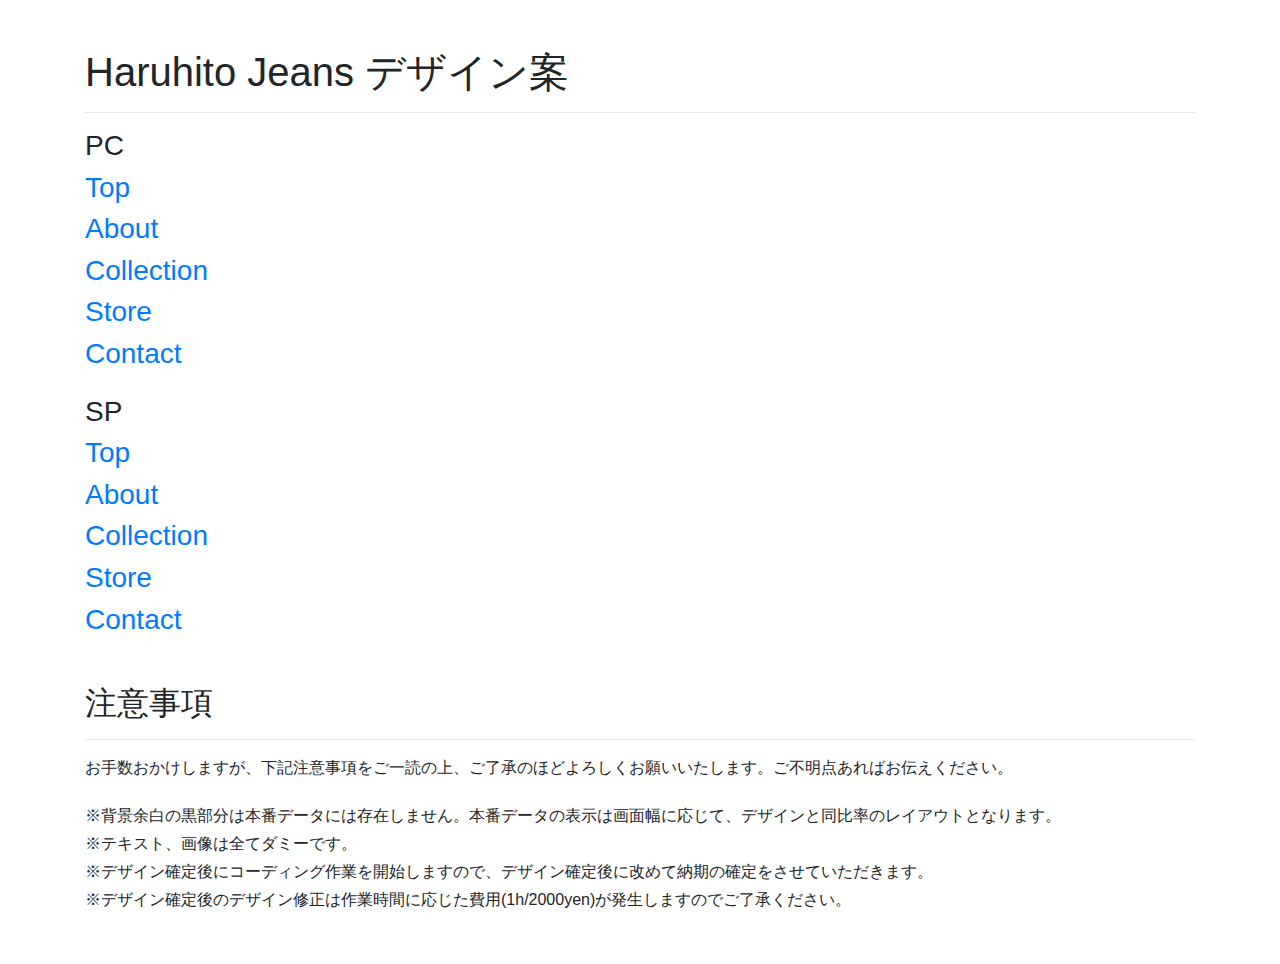
<file: index.html>
<!DOCTYPE html>
<html lang="ja">
<head>
  <meta charset="UTF-8">
  <meta name="viewport" content="width=device-width, initial-scale=1.0">
  <meta http-equiv="X-UA-Compatible" content="ie=edge">
  <title>Haruhito Jeans - Design</title>
  <link rel="stylesheet" href="https://stackpath.bootstrapcdn.com/bootstrap/4.2.1/css/bootstrap.min.css">
  <style>
    ul,li {
      margin: 0;
      padding: 0;
      list-style: none;
    }
  </style>
</head>
<body>
  <div class="container">
    <div class="row">
      <div class="col-12 mb-5">
        <h1 class="mt-5">Haruhito Jeans デザイン案</h1>
        <hr>
        <h3>PC</h3>
        <ul>
          <li class="h3"><a href="top.html" target="_blank">Top</a></li>
          <li class="h3"><a href="about.html" target="_blank">About</a></li>
          <li class="h3"><a href="collection.html" target="_blank">Collection</a></li>
          <li class="h3"><a href="store.html" target="_blank">Store</a></li>
          <li class="h3"><a href="contact.html" target="_blank">Contact</a></li>
        </ul>
        <h3 class="mt-4">SP</h3>
        <ul>
          <li class="h3"><a href="sp/top.html" target="_blank">Top</a></li>
          <li class="h3"><a href="sp/about.html" target="_blank">About</a></li>
          <li class="h3"><a href="sp/collection.html" target="_blank">Collection</a></li>
          <li class="h3"><a href="sp/store.html" target="_blank">Store</a></li>
          <li class="h3"><a href="sp/contact.html" target="_blank">Contact</a></li>
        </ul>
        <h2 class="mt-5 h2">注意事項</h2>
        <hr>
        <p>お手数おかけしますが、下記注意事項をご一読の上、ご了承のほどよろしくお願いいたします。ご不明点あればお伝えください。</p>
        <p class="mt-4 mb-1">※背景余白の黒部分は本番データには存在しません。本番データの表示は画面幅に応じて、デザインと同比率のレイアウトとなります。</p>
        <p class="mb-1">※テキスト、画像は全てダミーです。</p>
        <p class="mb-1">※デザイン確定後にコーディング作業を開始しますので、デザイン確定後に改めて納期の確定をさせていただきます。</p>
        <p class="mb-1">※デザイン確定後のデザイン修正は作業時間に応じた費用(1h/2000yen)が発生しますのでご了承ください。</p>
      </div>
    </div>
  </div>
</body>
</html>
</file>
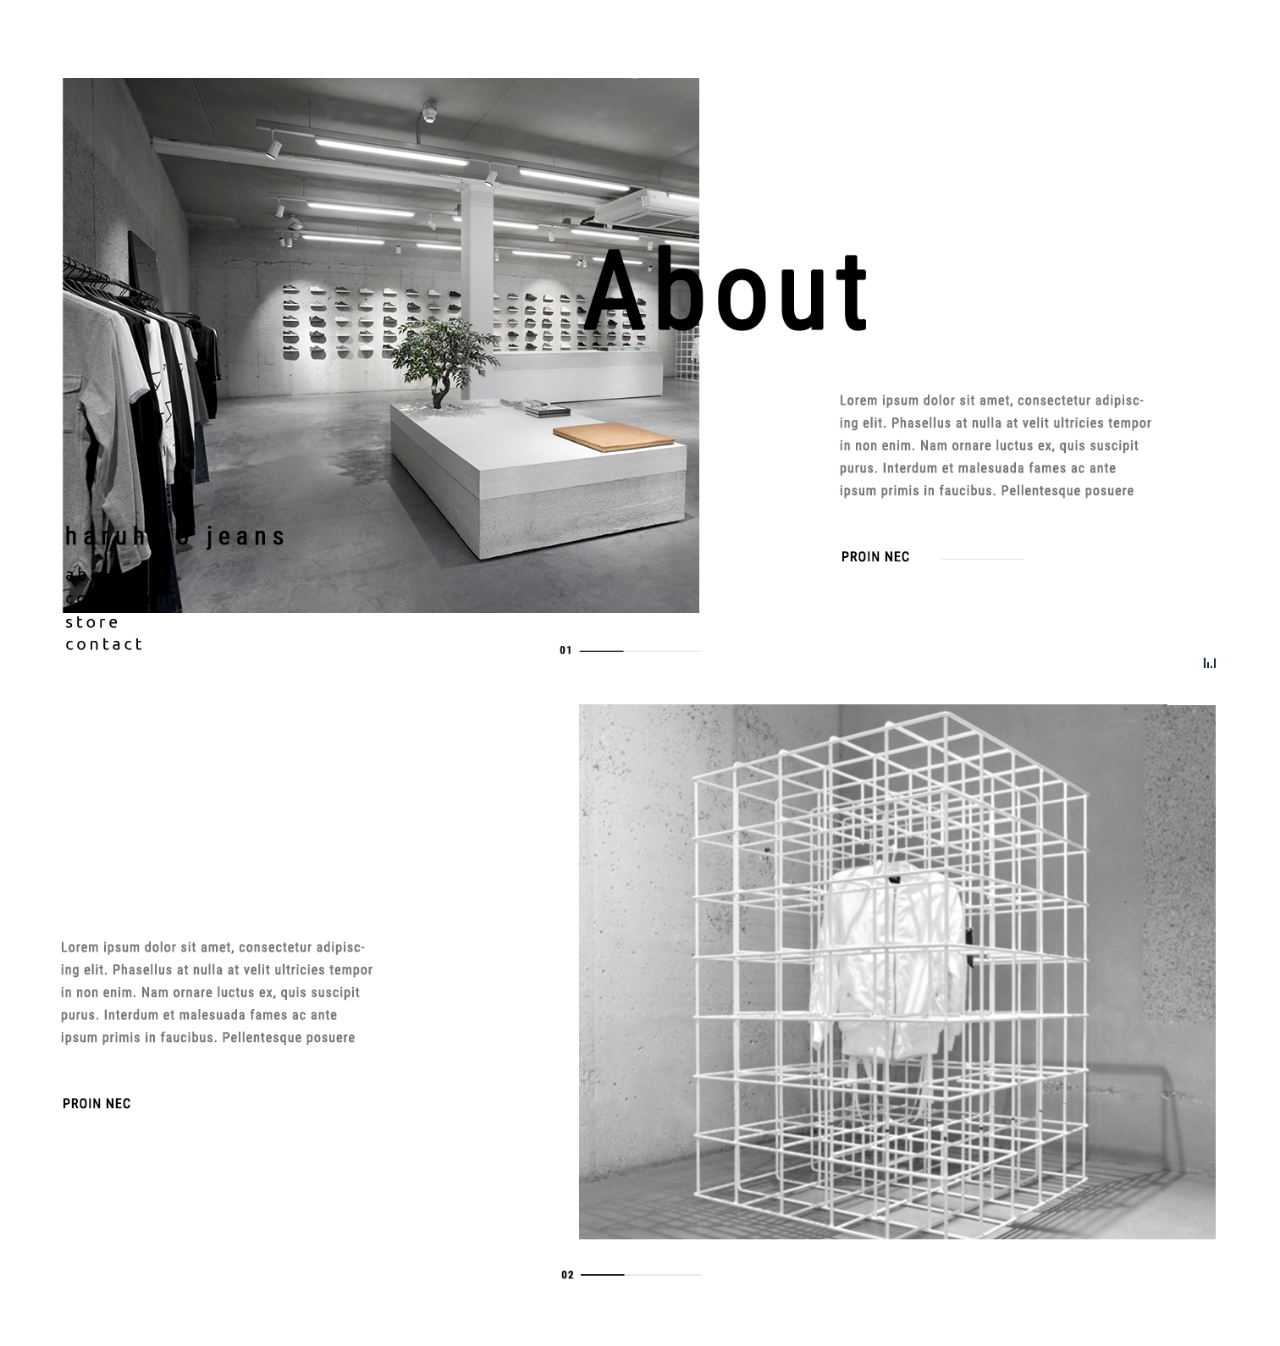
<file: about.html>
<!DOCTYPE html>
<html lang="en">
<head>
  <meta charset="UTF-8">
  <meta name="viewport" content="width=device-width, initial-scale=1.0">
  <meta http-equiv="X-UA-Compatible" content="ie=edge">
  <title>Haruhito Jeans - Design</title>
  <link rel="stylesheet" href="https://stackpath.bootstrapcdn.com/bootstrap/4.2.1/css/bootstrap.min.css">
  <link rel="stylesheet" href="css/style.css">
</head>
<body>
  <div class="img">
    <img src="img/about.png" alt="">
  </div>
</body>
</html>
</file>
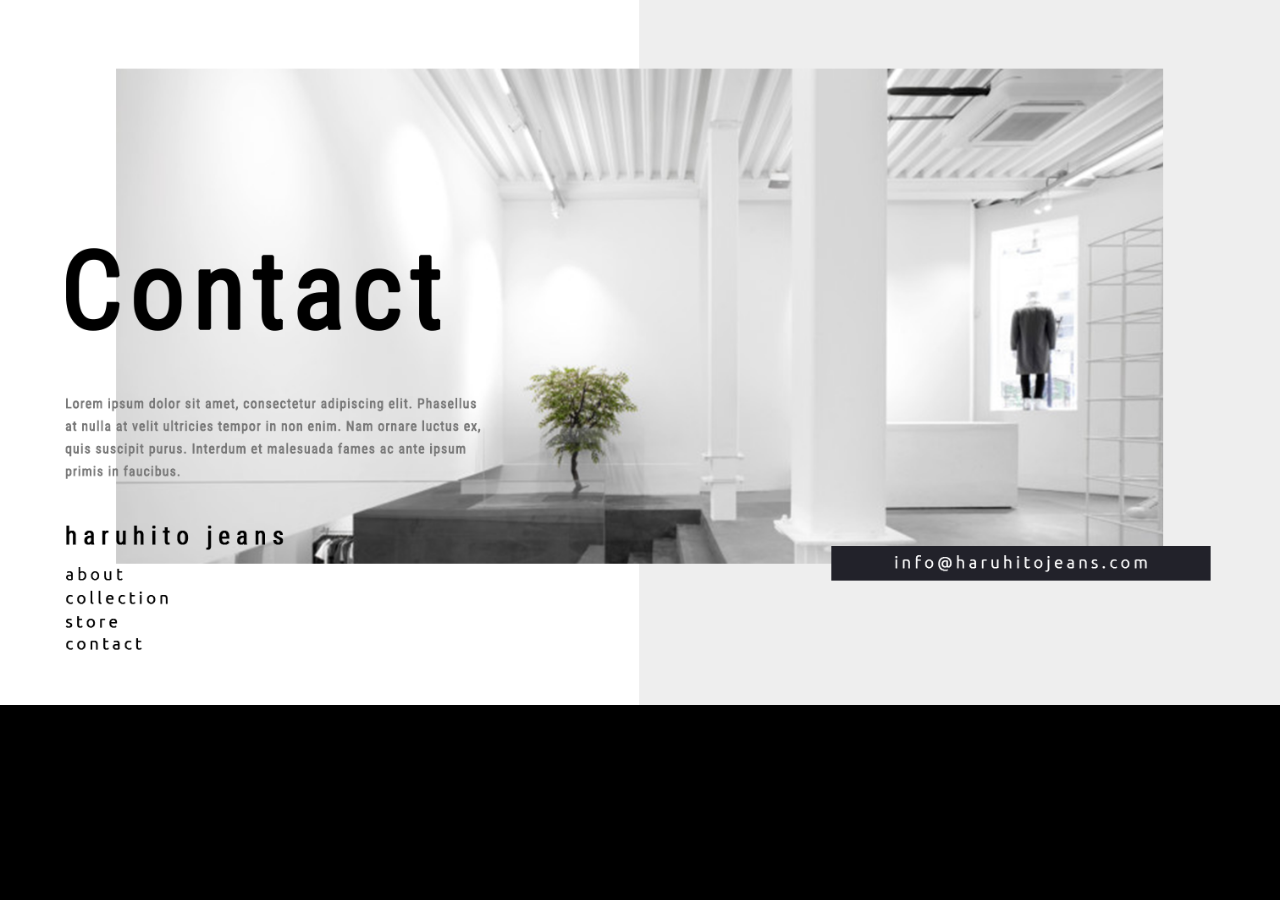
<file: contact.html>
<!DOCTYPE html>
<html lang="en">
<head>
  <meta charset="UTF-8">
  <meta name="viewport" content="width=device-width, initial-scale=1.0">
  <meta http-equiv="X-UA-Compatible" content="ie=edge">
  <title>Haruhito Jeans - Design</title>
  <link rel="stylesheet" href="https://stackpath.bootstrapcdn.com/bootstrap/4.2.1/css/bootstrap.min.css">
  <link rel="stylesheet" href="css/style.css">
</head>
<body>
  <div class="img">
    <img src="img/contact.png" alt="">
  </div>
</body>
</html>
</file>
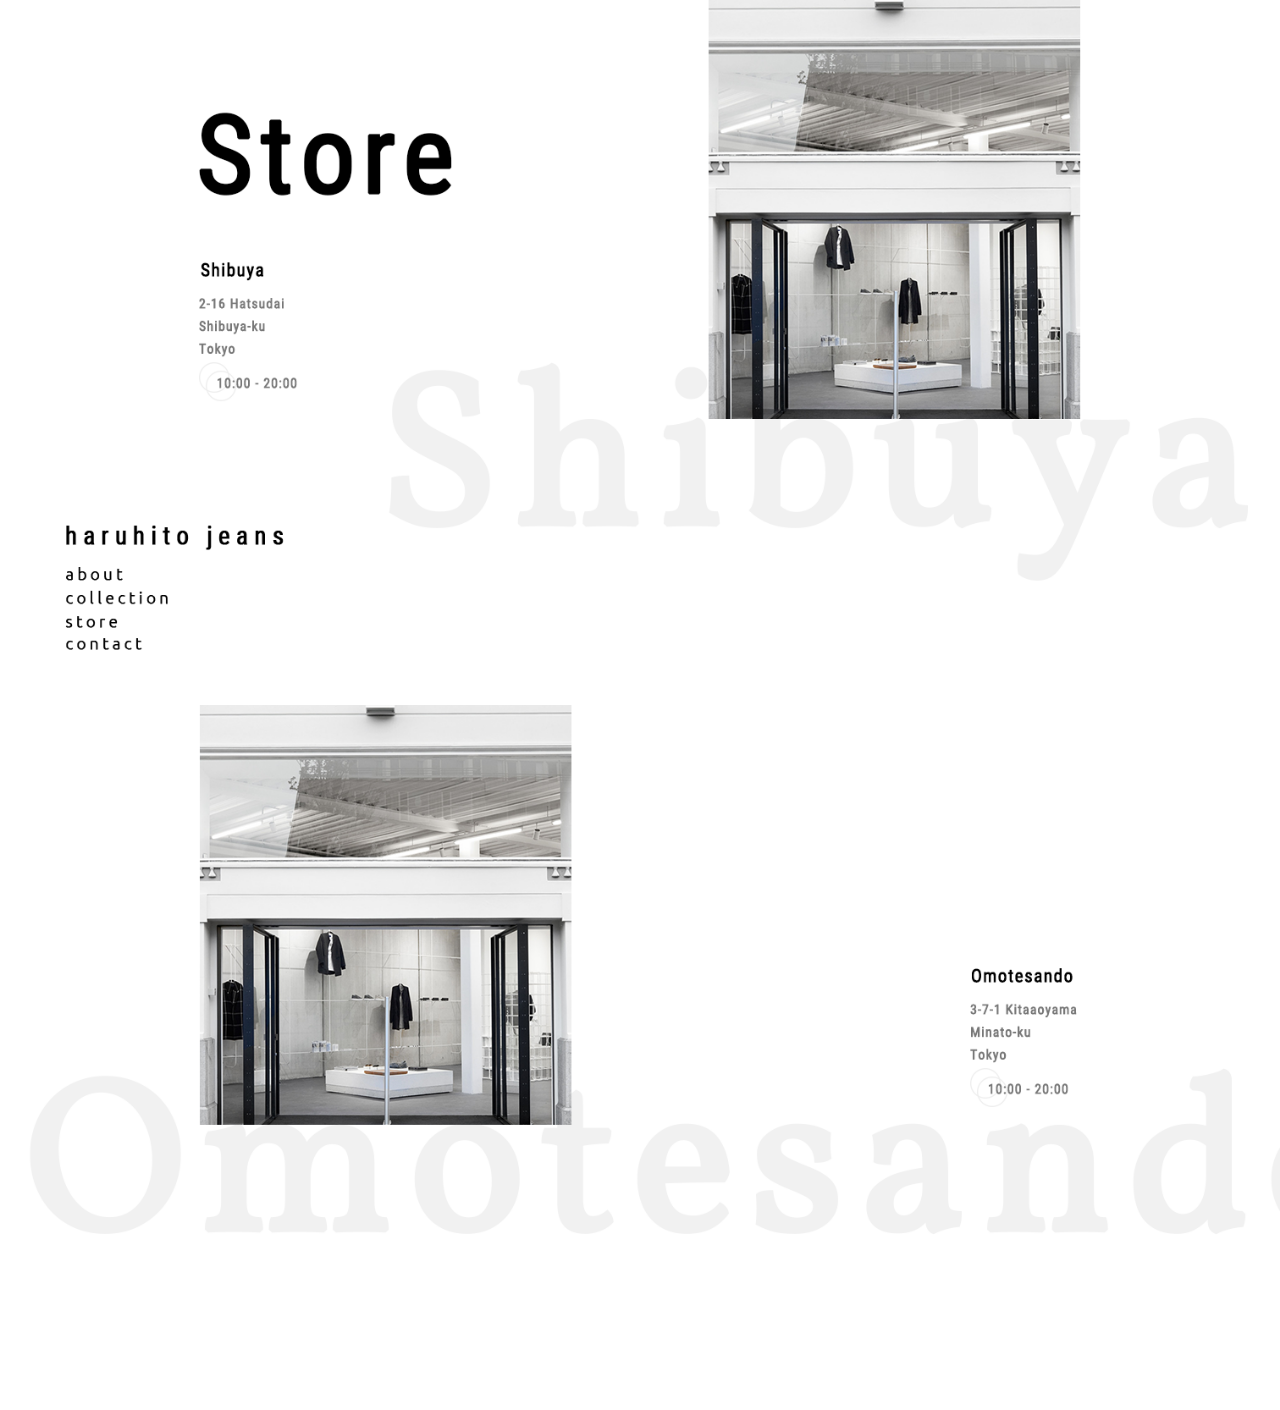
<file: store.html>
<!DOCTYPE html>
<html lang="en">
<head>
  <meta charset="UTF-8">
  <meta name="viewport" content="width=device-width, initial-scale=1.0">
  <meta http-equiv="X-UA-Compatible" content="ie=edge">
  <title>Haruhito Jeans - Design</title>
  <link rel="stylesheet" href="https://stackpath.bootstrapcdn.com/bootstrap/4.2.1/css/bootstrap.min.css">
  <link rel="stylesheet" href="css/style.css">
</head>
<body>
  <div class="img">
    <img src="img/store.png" alt="">
  </div>
</body>
</html>
</file>
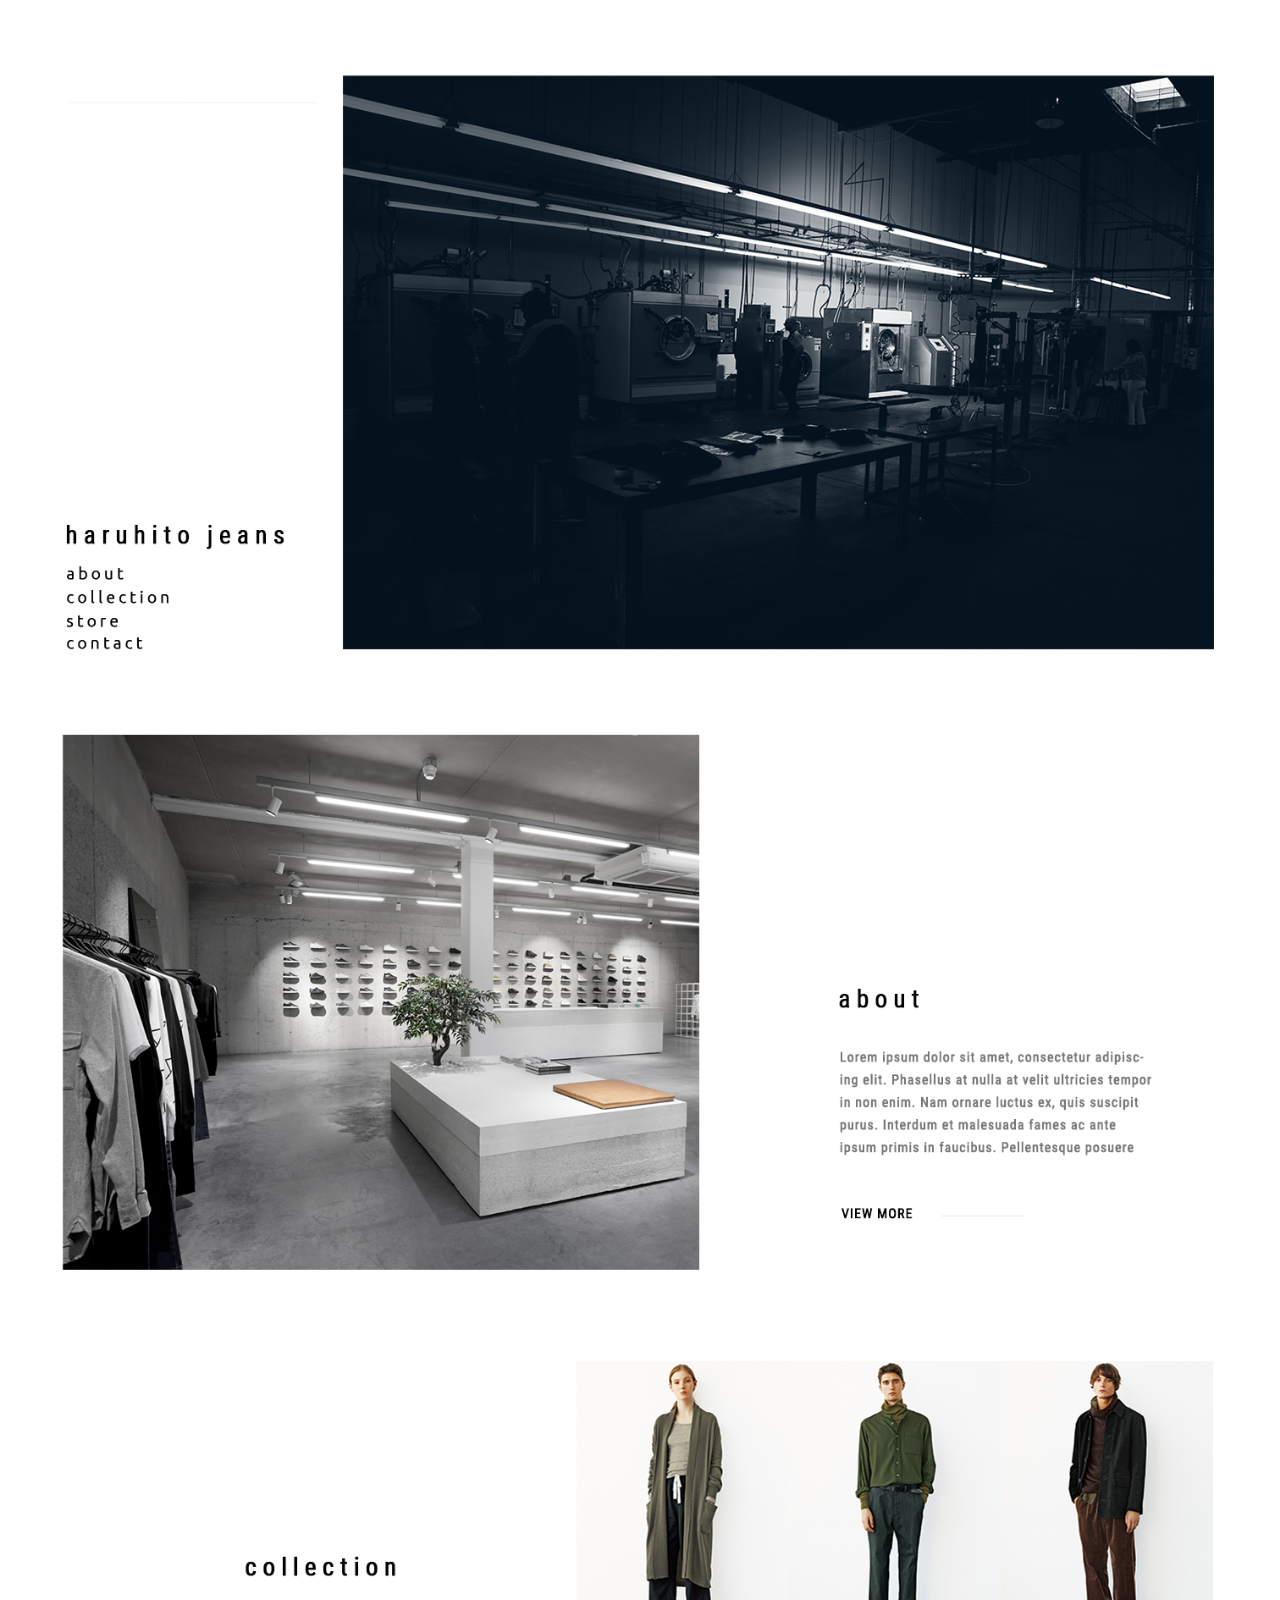
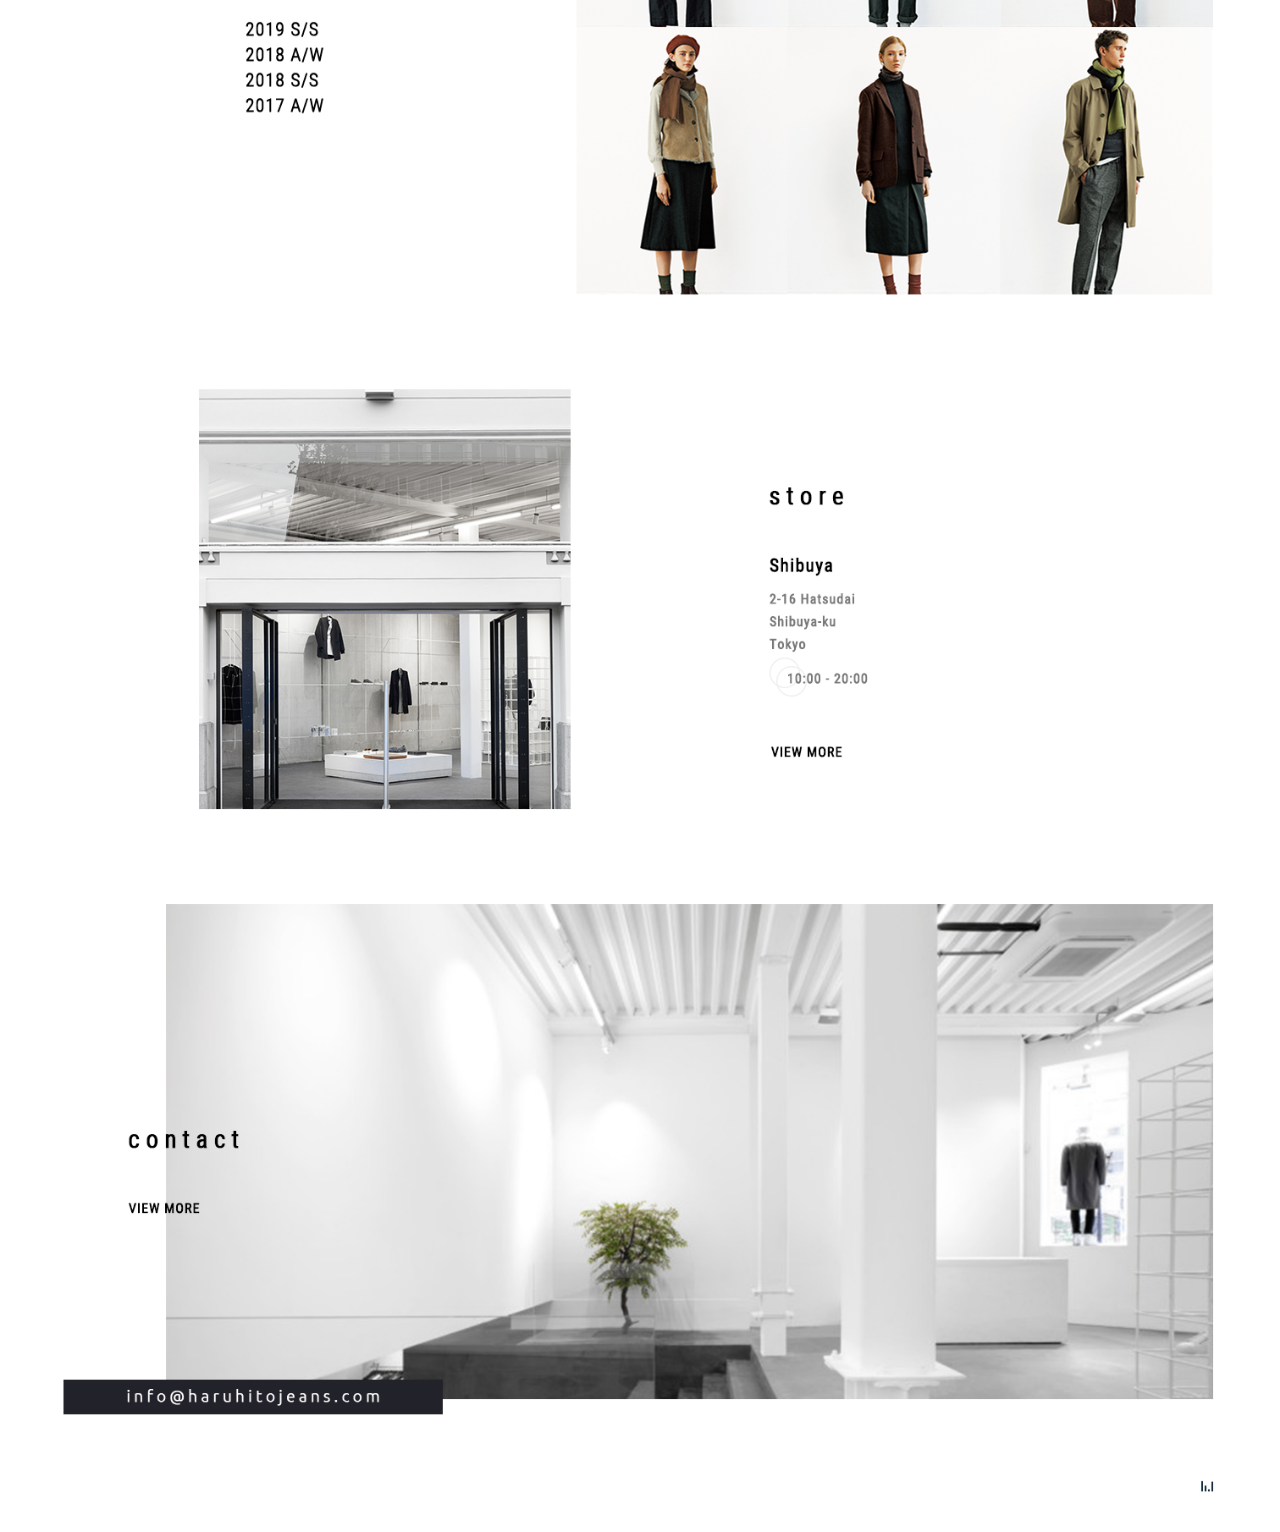
<file: top.html>
<!DOCTYPE html>
<html lang="en">
<head>
  <meta charset="UTF-8">
  <meta name="viewport" content="width=device-width, initial-scale=1.0">
  <meta http-equiv="X-UA-Compatible" content="ie=edge">
  <title>Haruhito Jeans - Design</title>
  <link rel="stylesheet" href="https://stackpath.bootstrapcdn.com/bootstrap/4.2.1/css/bootstrap.min.css">
  <link rel="stylesheet" href="css/style.css">
</head>
<body>
  <div class="img">
    <img src="img/top.png" alt="">
  </div>
</body>
</html>
</file>
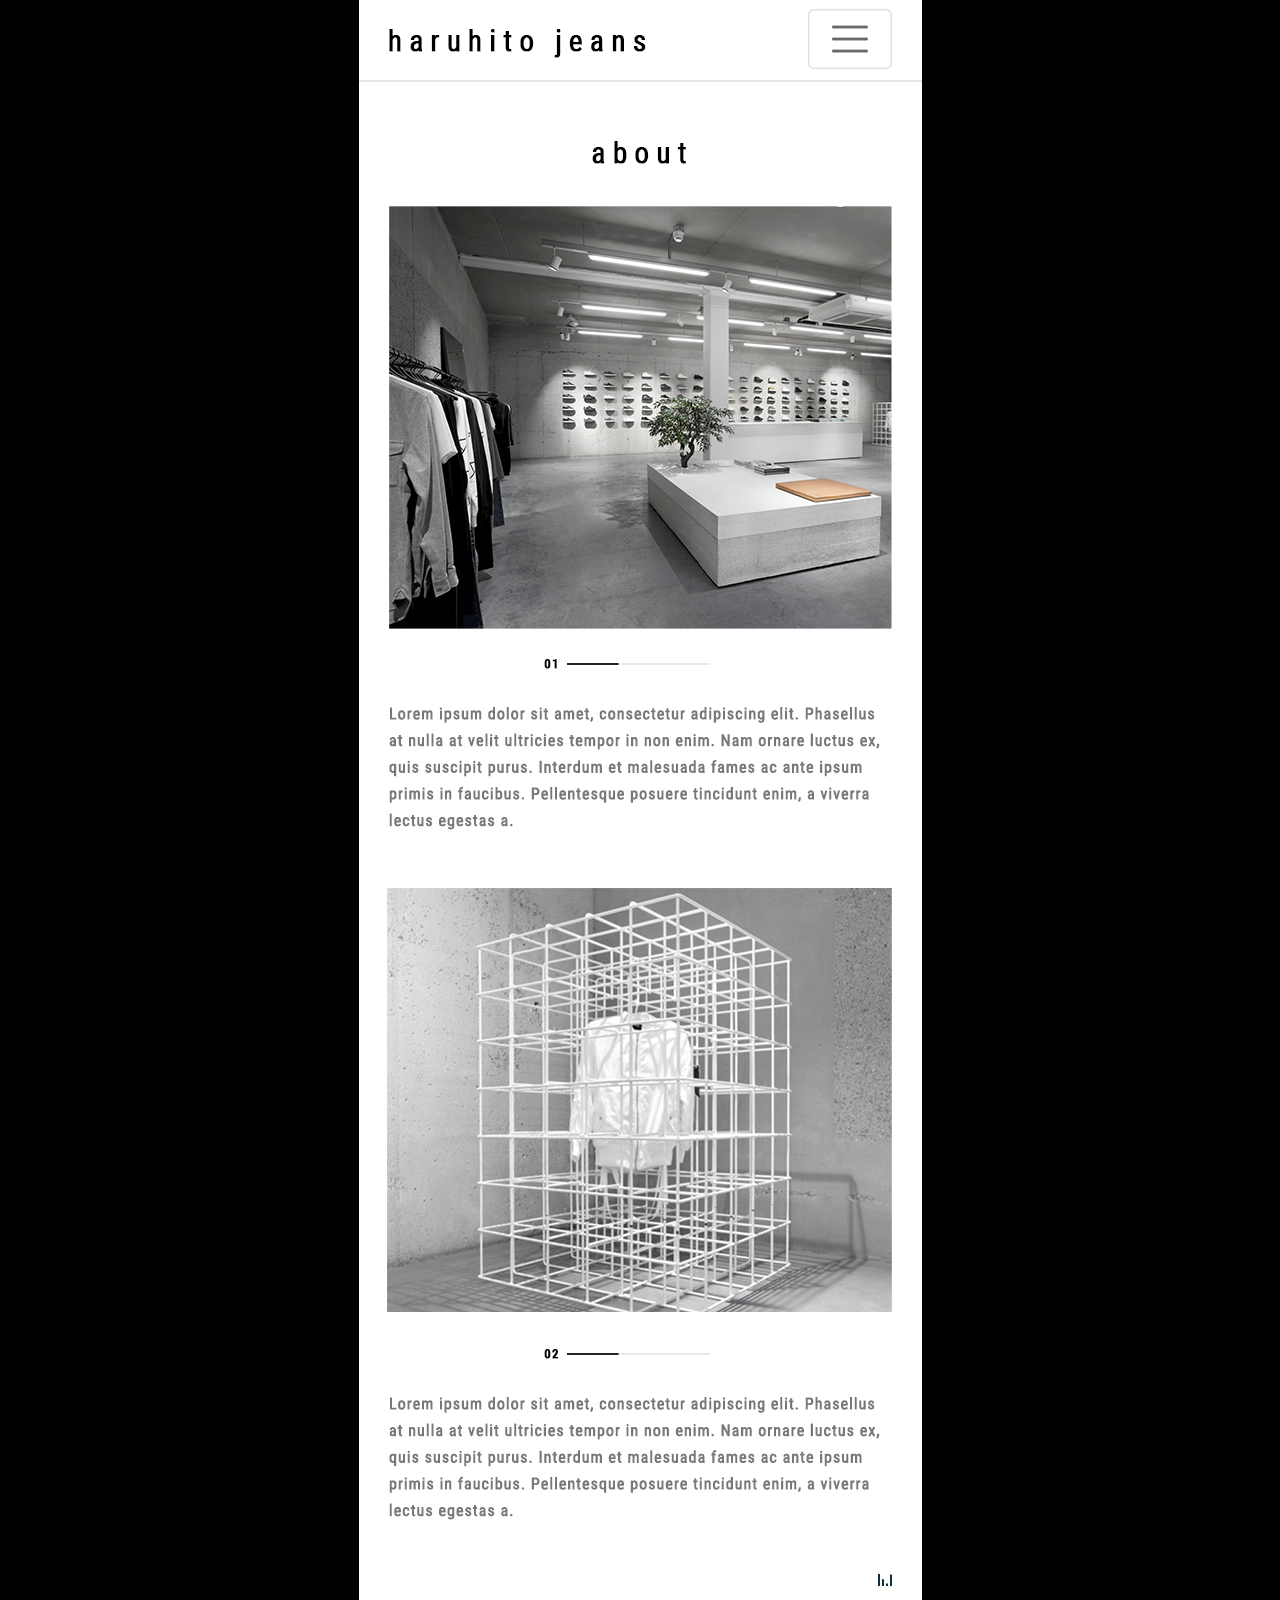
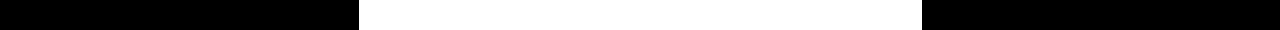
<file: sp/about.html>
<!DOCTYPE html>
<html lang="en">
<head>
  <meta charset="UTF-8">
  <meta name="viewport" content="width=device-width, initial-scale=1.0">
  <meta http-equiv="X-UA-Compatible" content="ie=edge">
  <title>Haruhito Jeans - Design</title>
  <link rel="stylesheet" href="https://stackpath.bootstrapcdn.com/bootstrap/4.2.1/css/bootstrap.min.css">
  <link rel="stylesheet" href="../css/style.css">
</head>
<body>
  <div class="img sp">
    <img src="../img/sp/about.png" alt="">
  </div>
</body>
</html>
</file>
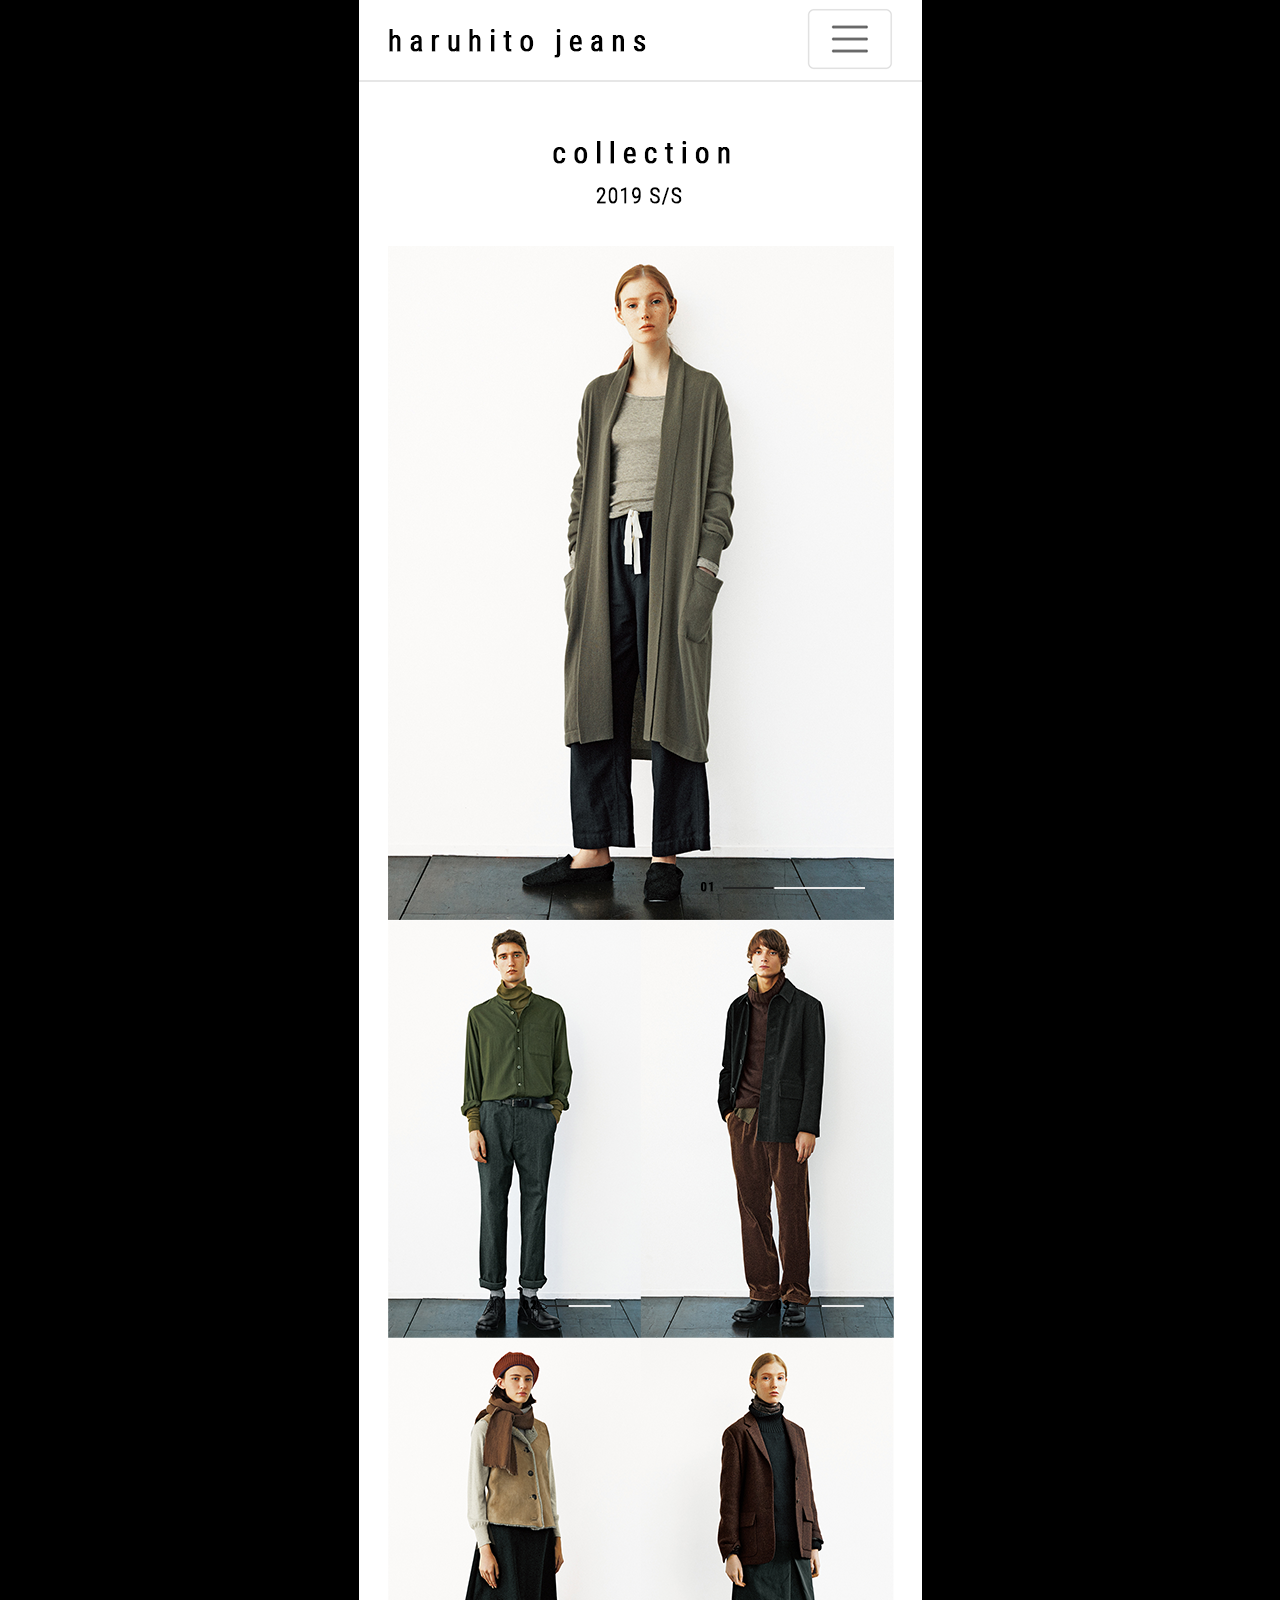
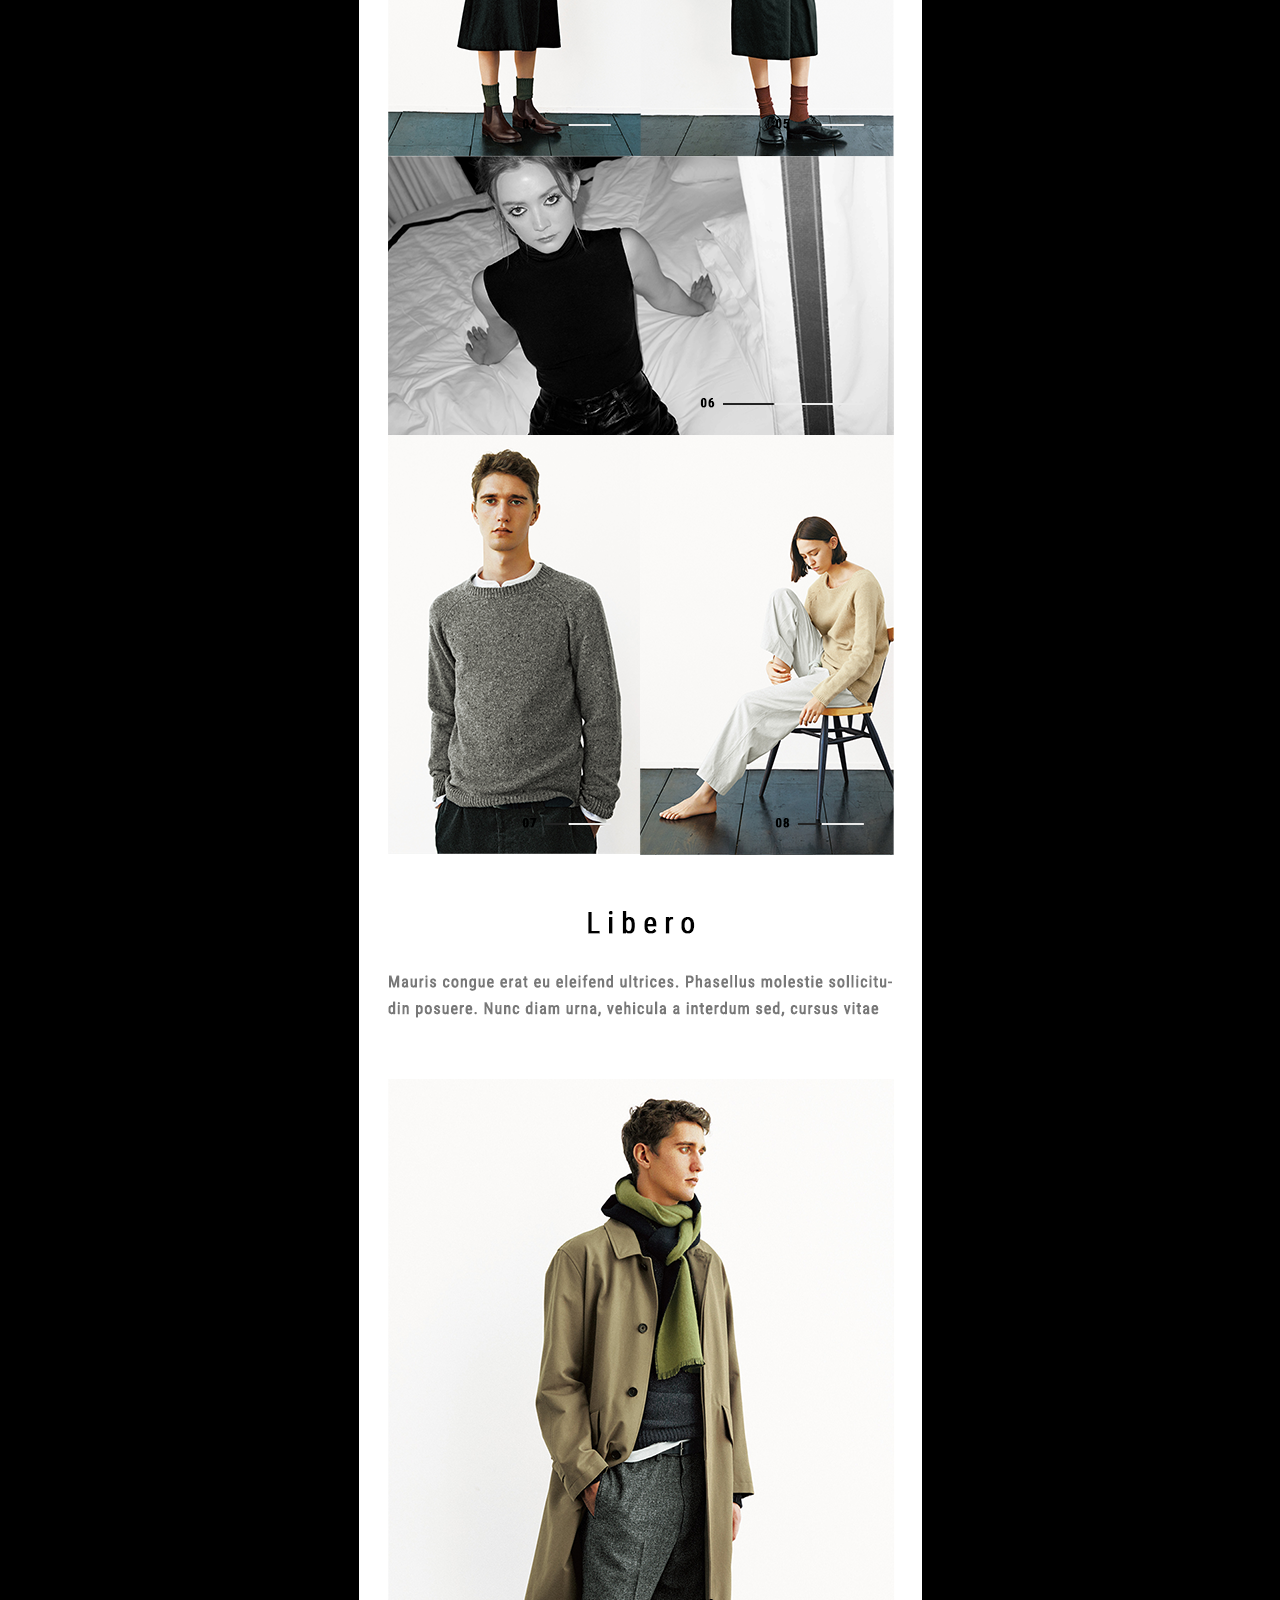
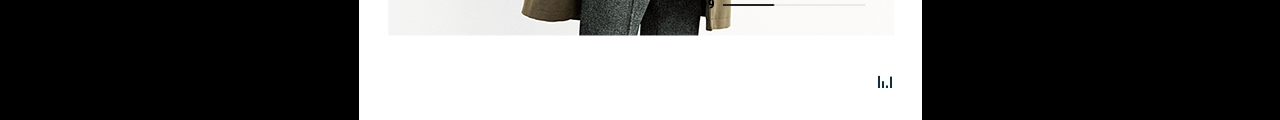
<file: sp/collection.html>
<!DOCTYPE html>
<html lang="en">
<head>
  <meta charset="UTF-8">
  <meta name="viewport" content="width=device-width, initial-scale=1.0">
  <meta http-equiv="X-UA-Compatible" content="ie=edge">
  <title>Haruhito Jeans - Design</title>
  <link rel="stylesheet" href="https://stackpath.bootstrapcdn.com/bootstrap/4.2.1/css/bootstrap.min.css">
  <link rel="stylesheet" href="../css/style.css">
</head>
<body>
  <div class="img sp">
    <img src="../img/sp/collection.png" alt="">
  </div>
</body>
</html>
</file>
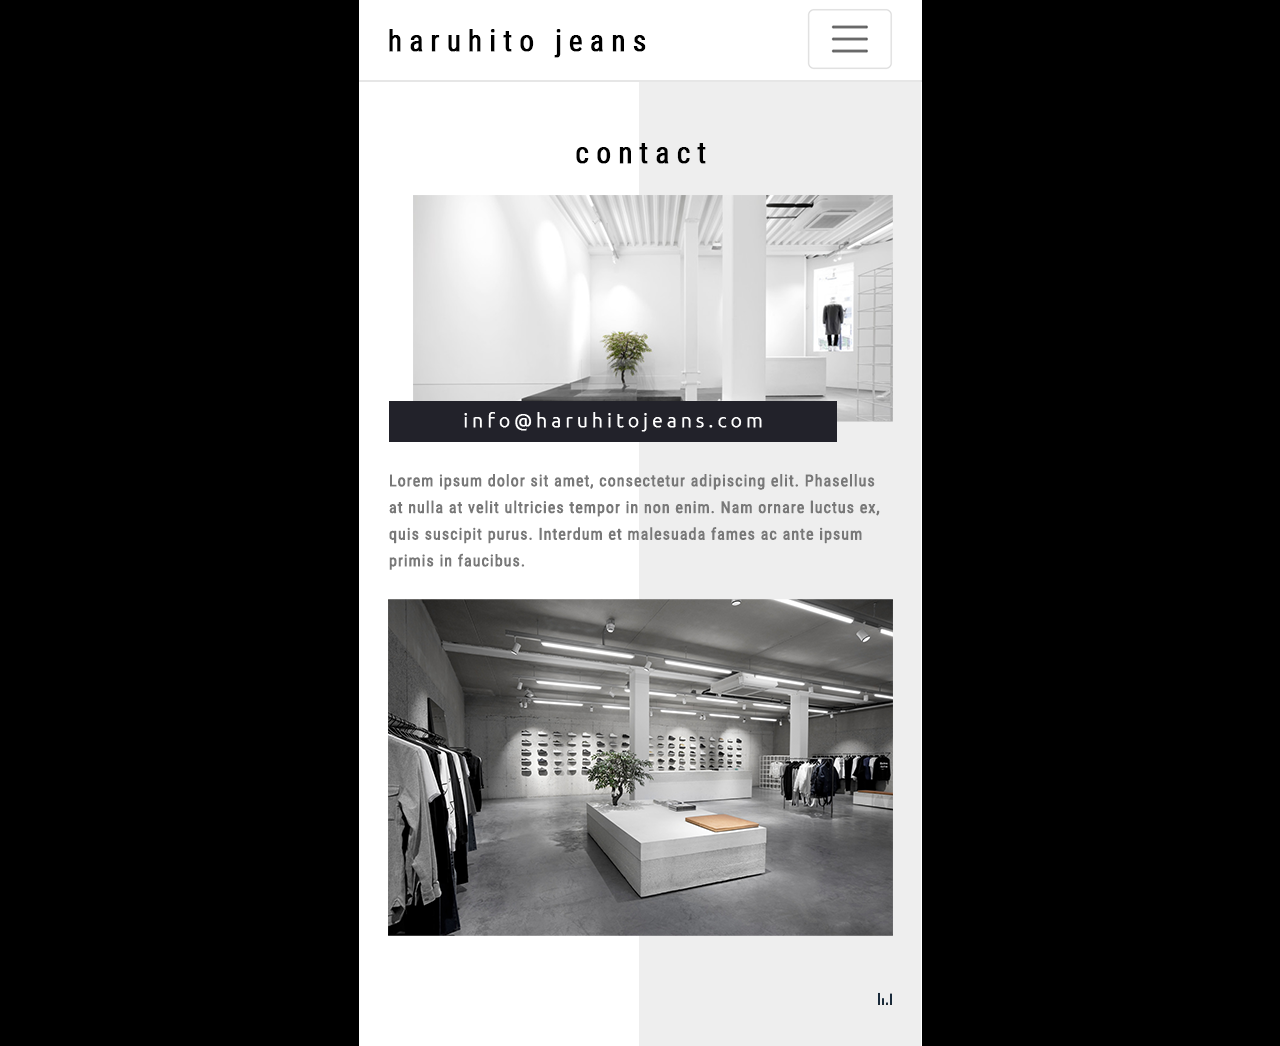
<file: sp/contact.html>
<!DOCTYPE html>
<html lang="en">
<head>
  <meta charset="UTF-8">
  <meta name="viewport" content="width=device-width, initial-scale=1.0">
  <meta http-equiv="X-UA-Compatible" content="ie=edge">
  <title>Haruhito Jeans - Design</title>
  <link rel="stylesheet" href="https://stackpath.bootstrapcdn.com/bootstrap/4.2.1/css/bootstrap.min.css">
  <link rel="stylesheet" href="../css/style.css">
</head>
<body>
  <div class="img sp">
    <img src="../img/sp/contact.png" alt="">
  </div>
</body>
</html>
</file>
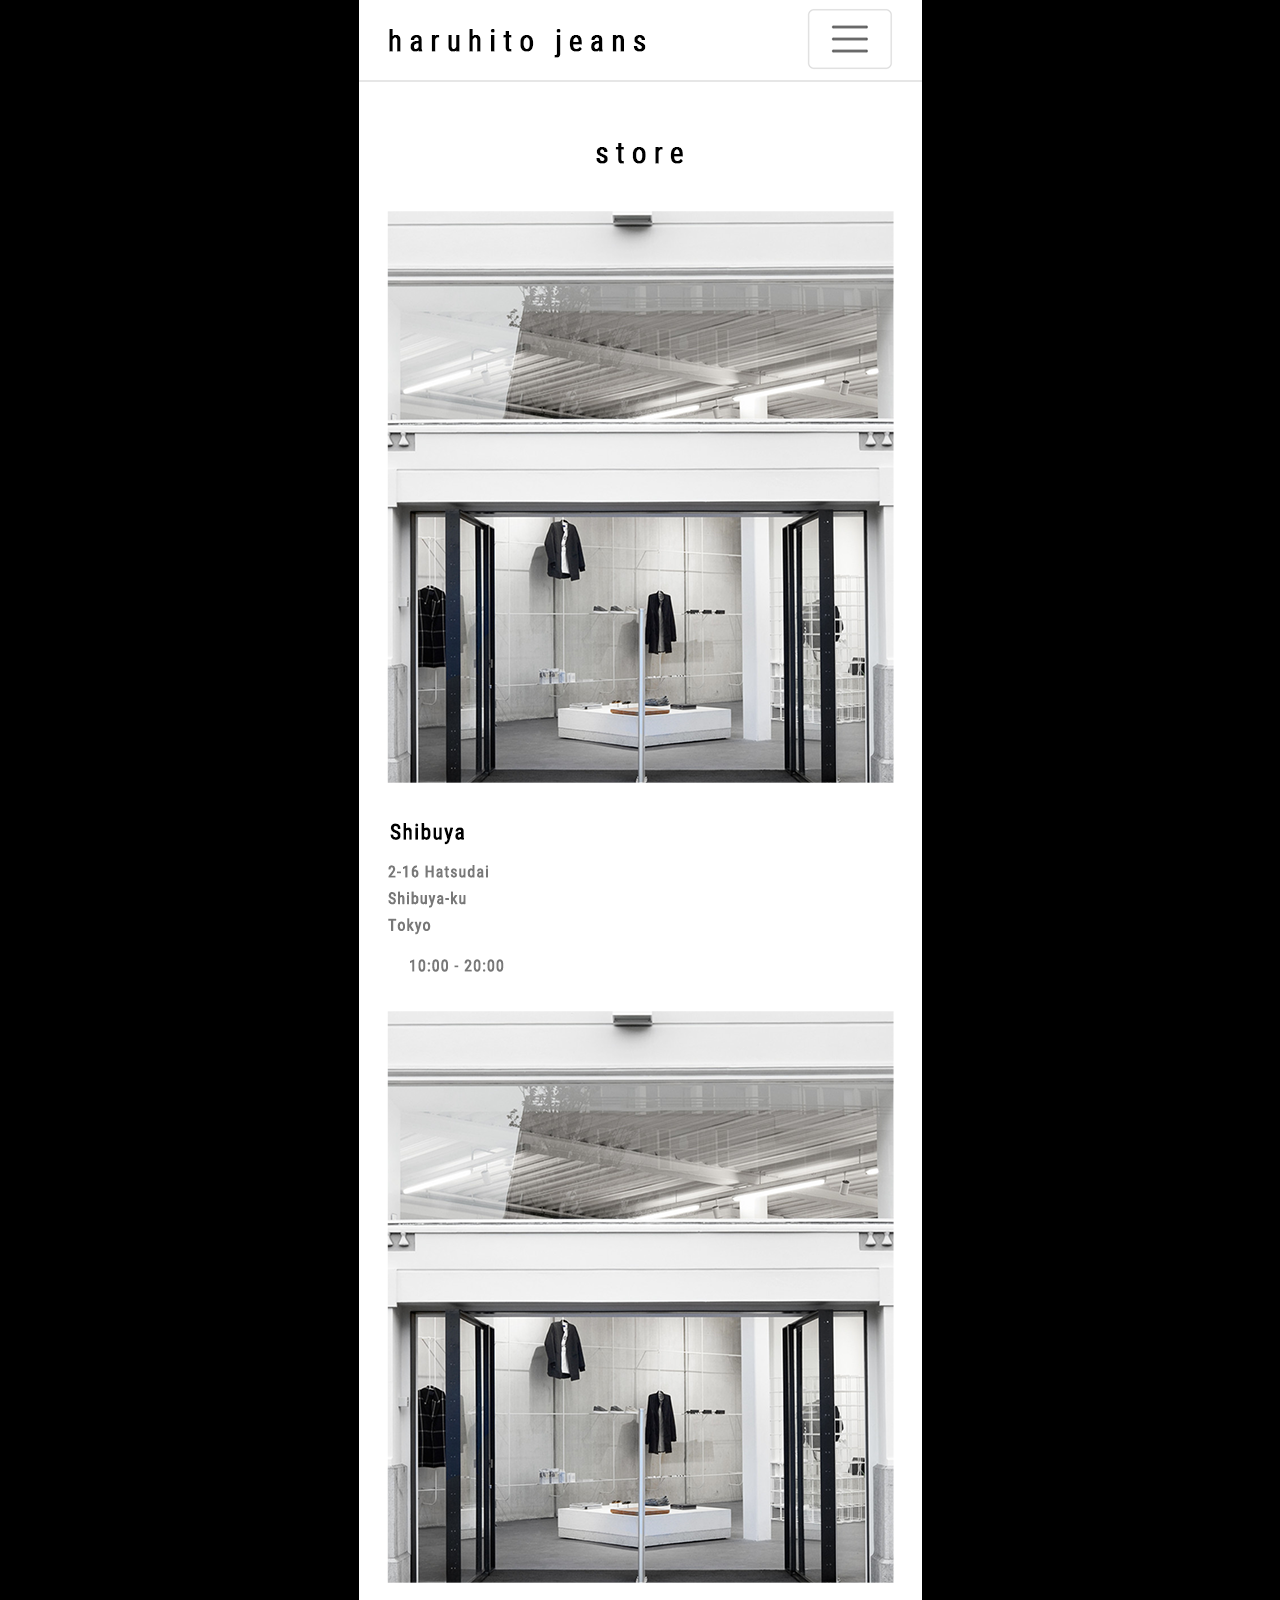
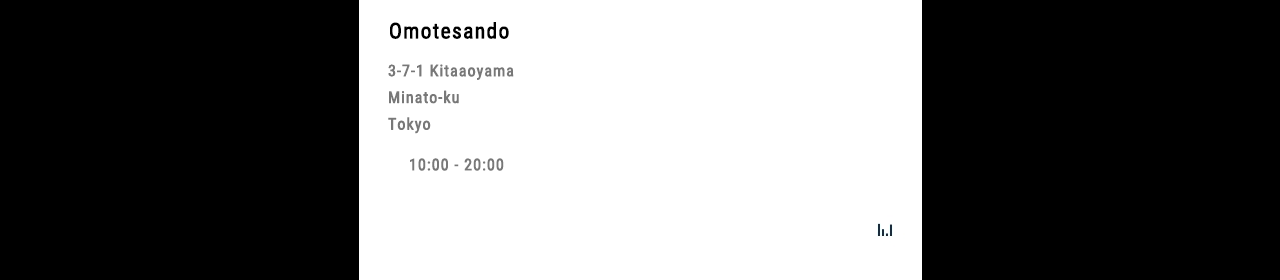
<file: sp/store.html>
<!DOCTYPE html>
<html lang="en">
<head>
  <meta charset="UTF-8">
  <meta name="viewport" content="width=device-width, initial-scale=1.0">
  <meta http-equiv="X-UA-Compatible" content="ie=edge">
  <title>Haruhito Jeans - Design</title>
  <link rel="stylesheet" href="https://stackpath.bootstrapcdn.com/bootstrap/4.2.1/css/bootstrap.min.css">
  <link rel="stylesheet" href="../css/style.css">
</head>
<body>
  <div class="img sp">
    <img src="../img/sp/store.png" alt="">
  </div>
</body>
</html>
</file>
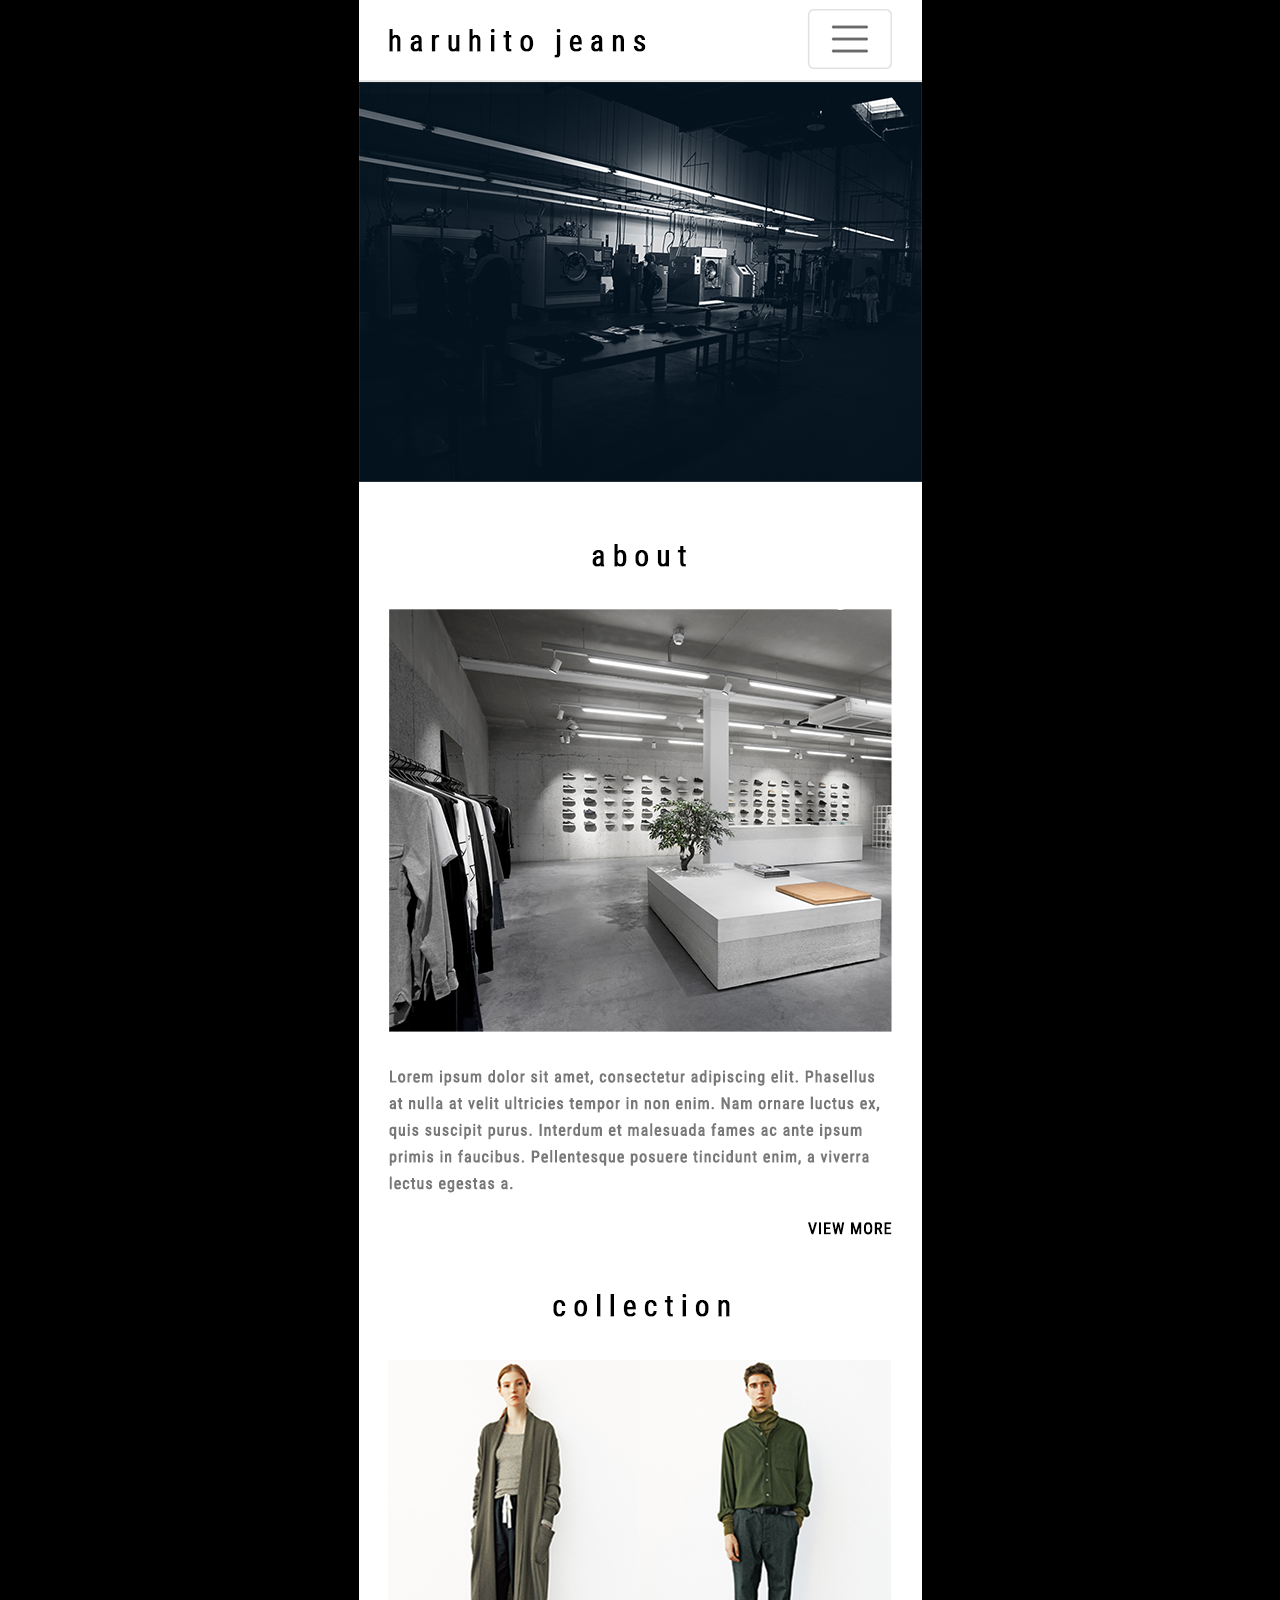
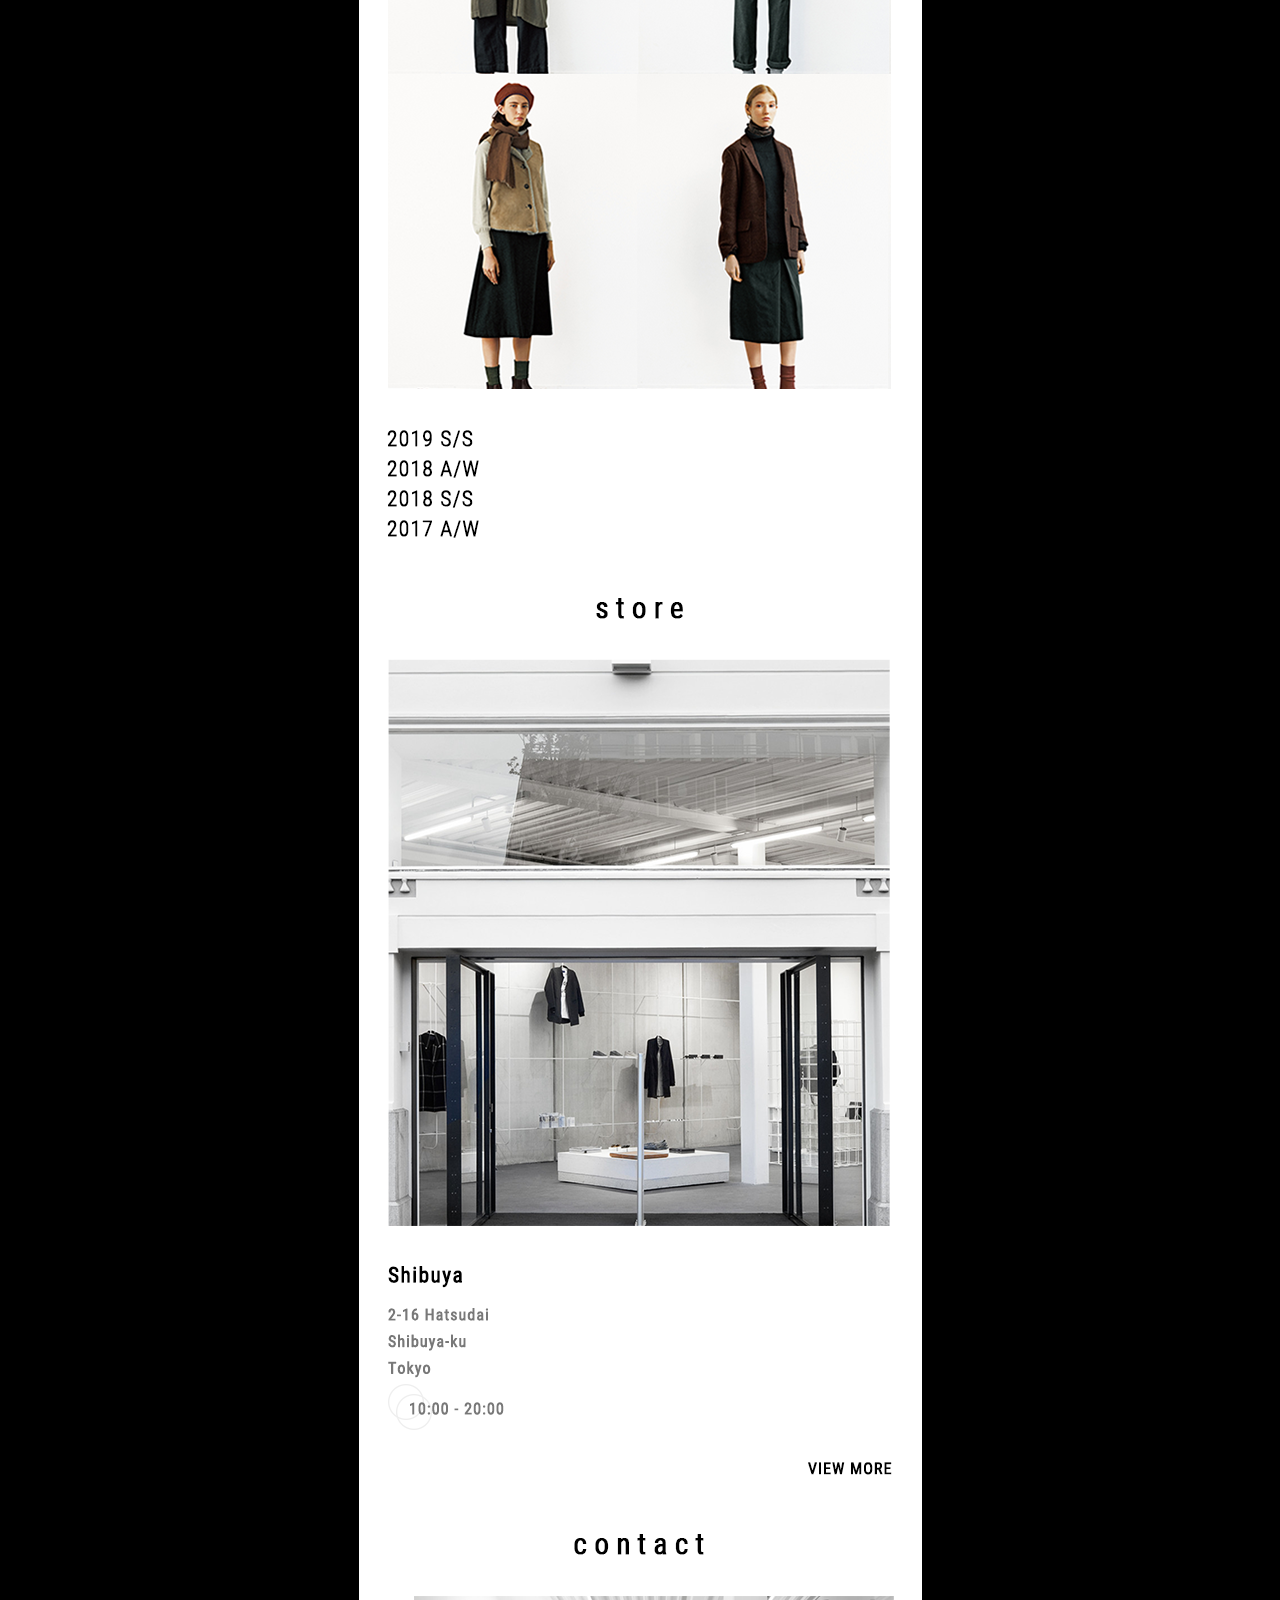
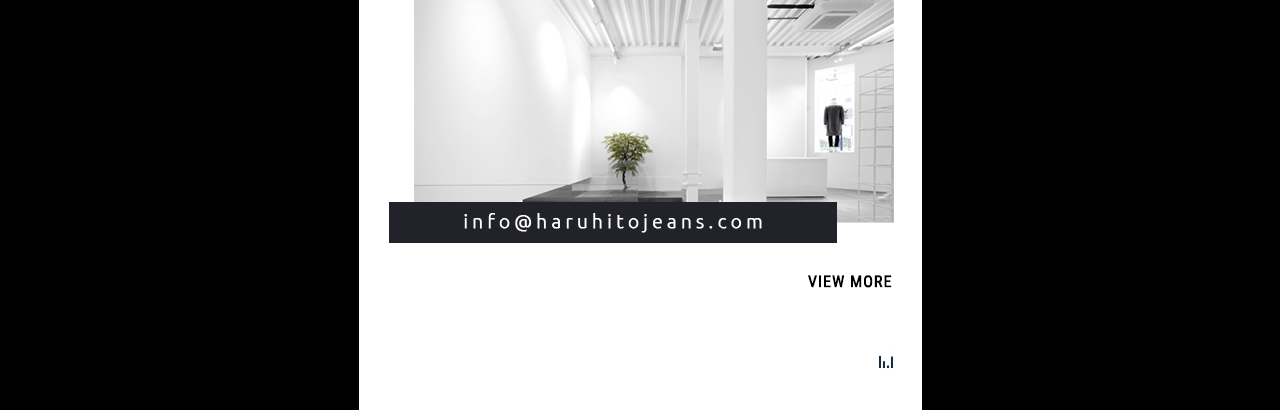
<file: sp/top.html>
<!DOCTYPE html>
<html lang="en">
<head>
  <meta charset="UTF-8">
  <meta name="viewport" content="width=device-width, initial-scale=1.0">
  <meta http-equiv="X-UA-Compatible" content="ie=edge">
  <title>Haruhito Jeans - Design</title>
  <link rel="stylesheet" href="https://stackpath.bootstrapcdn.com/bootstrap/4.2.1/css/bootstrap.min.css">
  <link rel="stylesheet" href="../css/style.css">
</head>
<body>
  <div class="img sp">
    <img src="../img/sp/top.png" alt="">
  </div>
</body>
</html>
</file>
<file: css/style.css>
body {
  background: black;
}
.img {
  text-align: center;
}
.img.sp {
  margin: auto;
  max-width: 563px;
}
img {
  width: 100%;
  max-width: 1512px;
}
p {
  color: white !important;
}
</file>
